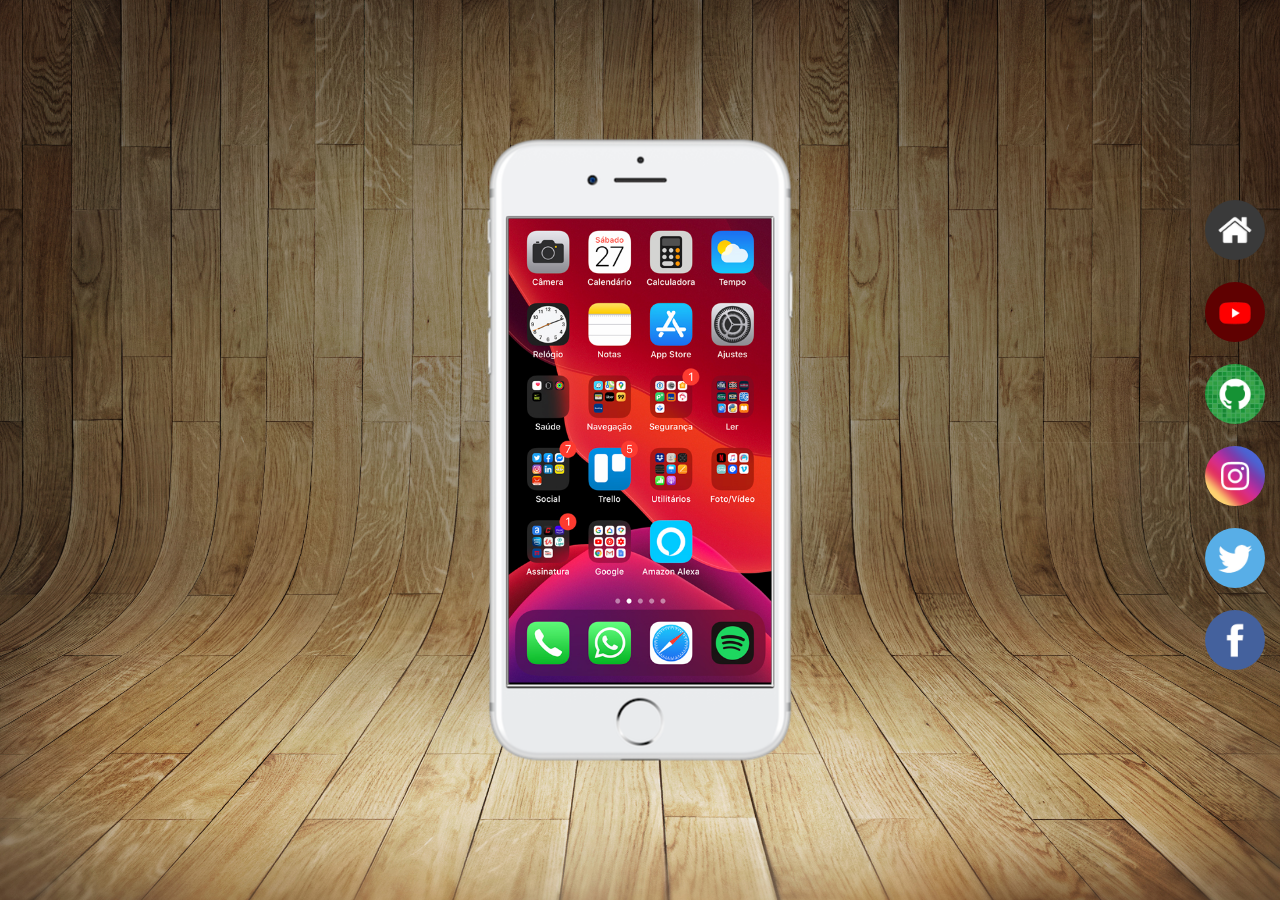
<file: index.html>
<!DOCTYPE html>
<html lang="pt-br">
<head>
    <meta charset="UTF-8">
    <link rel="shortcut icon" href="favicon.ico" type="image/x-icon">
    <meta name="viewport" content="width=device-width, initial-scale=1.0">
    <link rel="stylesheet" href="stilos.css">
    <title>Projetos Redes Sociais</title>
</head>
<body>
    <main>
        <section id="telefone">
            <iframe src="home.html"  name="tela" id="tela">
                seu navegador não suporta iframe
            </iframe>

        </section>
        <section id="rede-sociais">
            <a href="home.html" target="tela"><img src="imagens/logo-home.jpg" alt=""></a> <br>

            <a href="youtube.html" target="tela"><img src="imagens/logo-youtube.jpg" alt=""></a> <br>

            <a href="github.html" target="tela"><img src="imagens/logo-github.jpg" alt=""></a> <br>

            <a href="instagram.html" target="tela"><img src="imagens/logo-instagram.jpg" alt=""></a> <br>

            <a href="x.html" target="tela"><img src="imagens/logo-twitter.jpg" alt=""></a> <br>

            <a href="facebook.html" target="tela"><img src="imagens/logo-facebook.jpg" alt=""></a> 
           
        </section>
    </main>
</body>
</html>
</file>
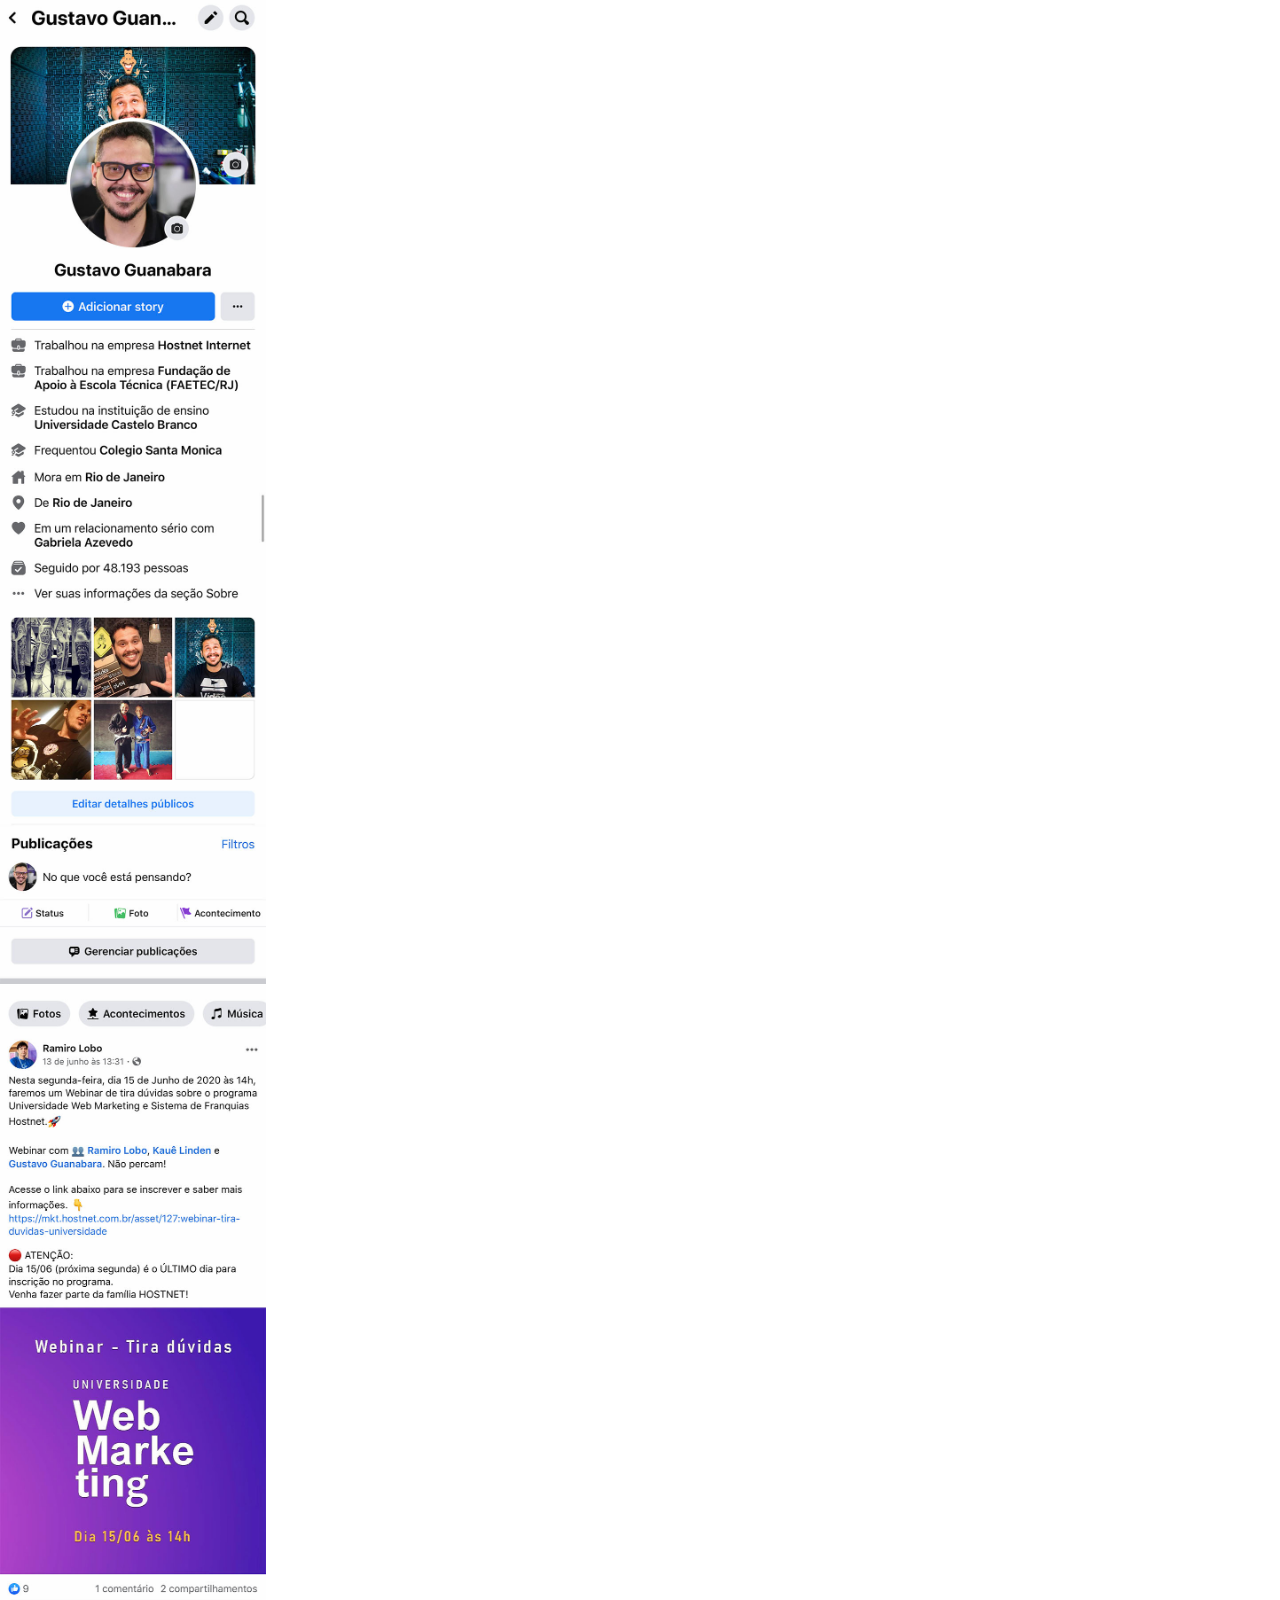
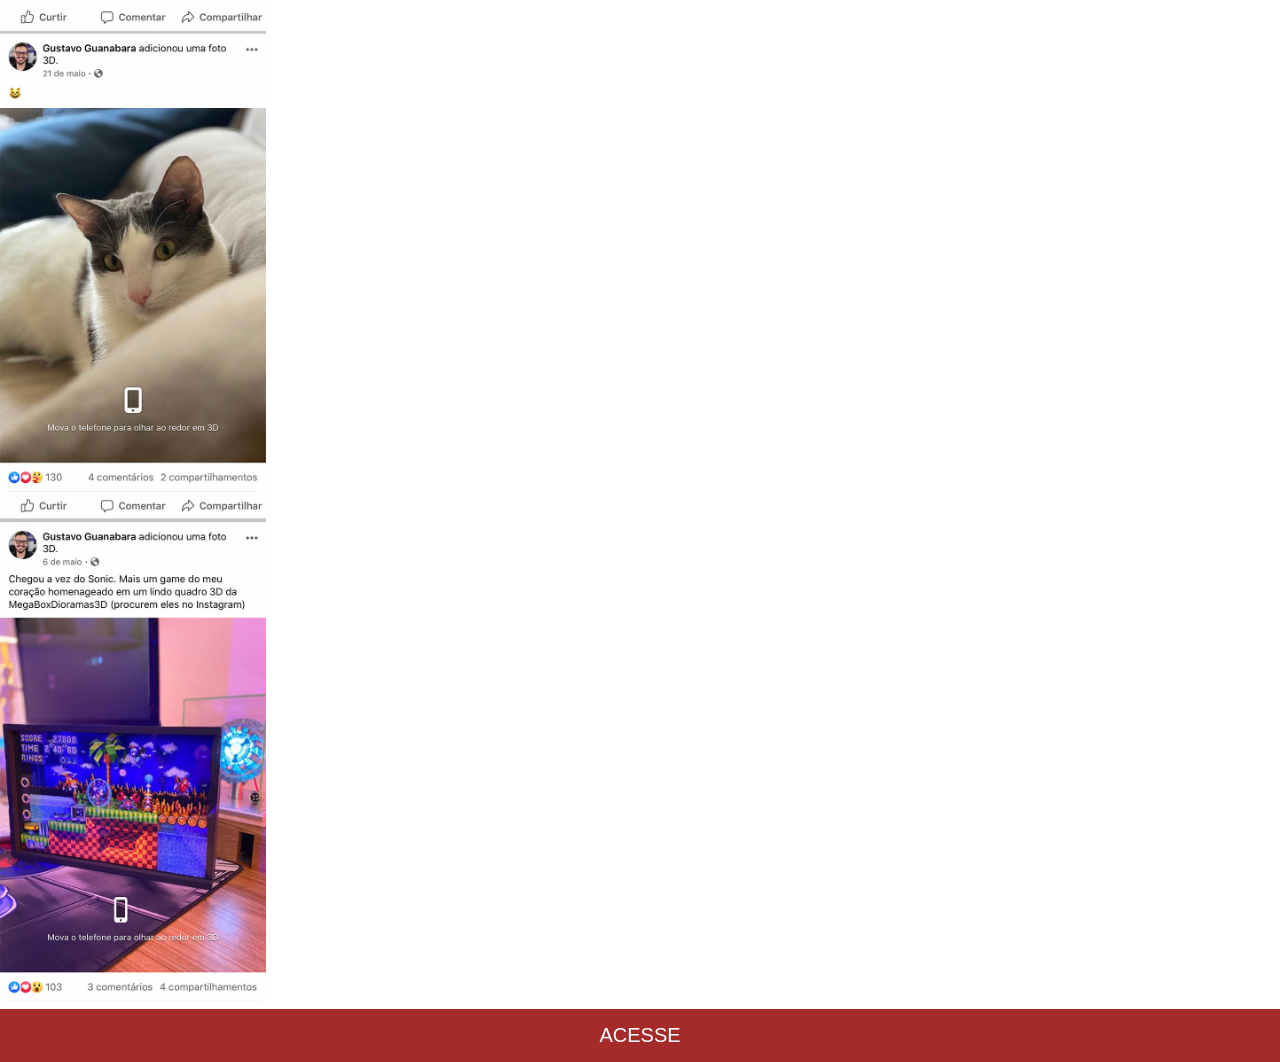
<file: facebook.html>
<!DOCTYPE html>
<html lang="pt-br">
<head>
    <meta charset="UTF-8">
    <meta name="viewport" content="width=device-width, initial-scale=1.0">
    <title>Facebook</title>
    <link rel="stylesheet" href="stylo.css">
</head>
<body>
    <img src="imagens/tela-facebook.jpg" alt="">
    <a href="https://www.facebook.com/?locale=pt_BR" target="_blank">ACESSE</a>
</body>
</html>
</file>
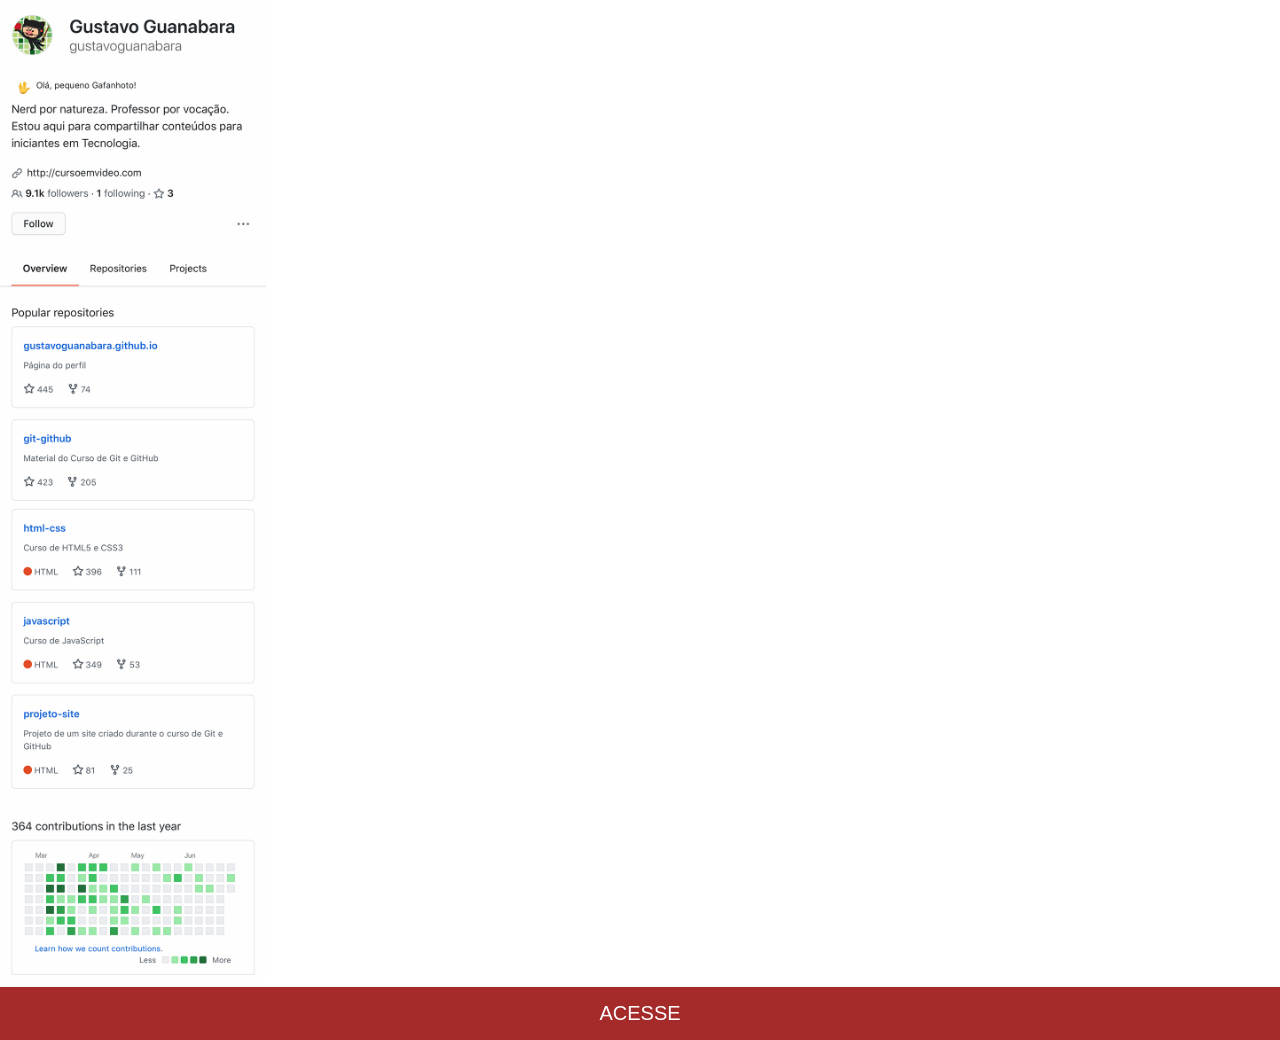
<file: github.html>
<!DOCTYPE html>
<html lang="pt-br">
<head>
    <meta charset="UTF-8">
    <meta name="viewport" content="width=device-width, initial-scale=1.0">
    <link rel="stylesheet" href="stylo.css">
    <title>github</title>
</head>
<body>
    <img src="imagens/tela-github.jpg" alt="">
    <a href="https://github.com/RodFolio">ACESSE</a>
</body>
</html>
</file>
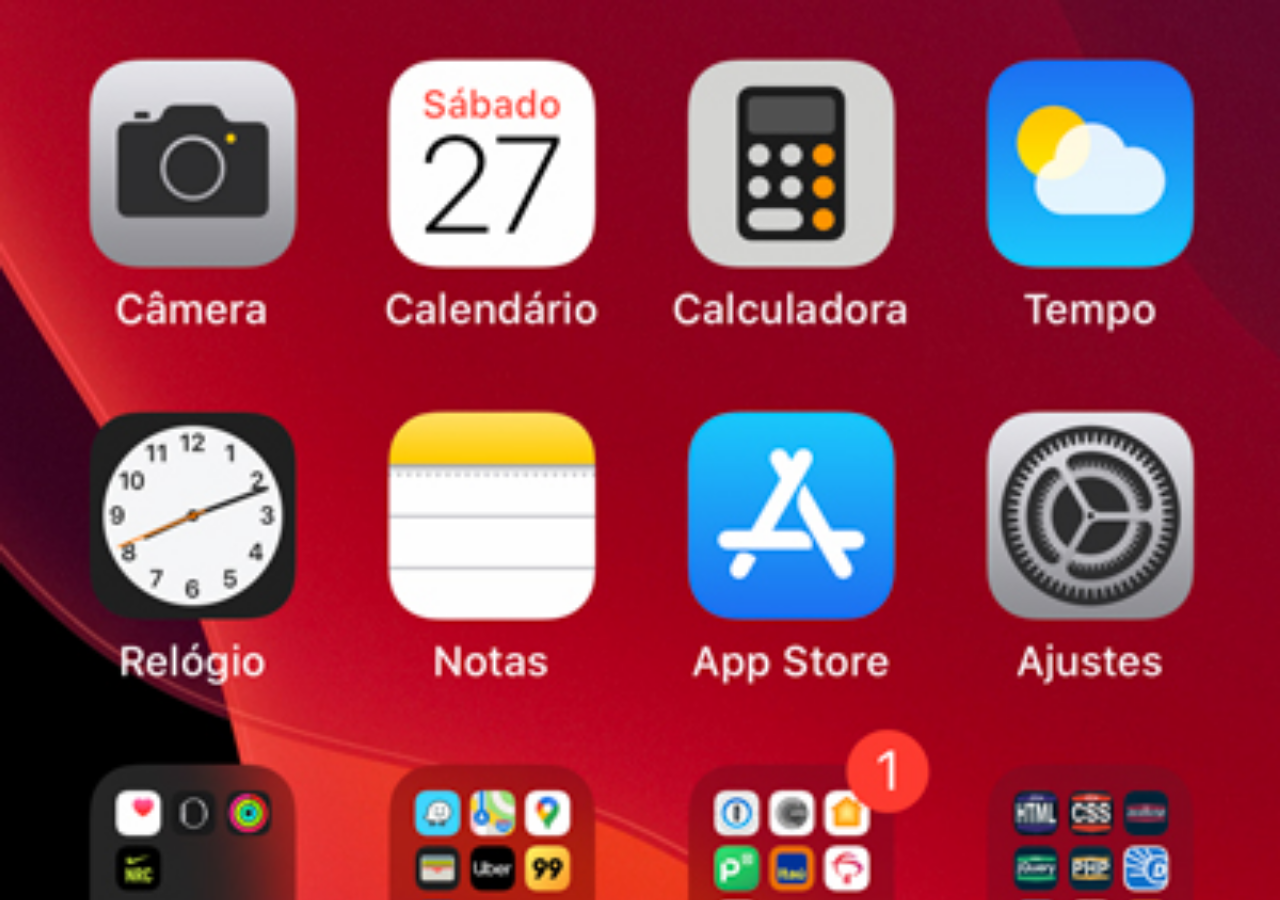
<file: home.html>
<!DOCTYPE html>
<html lang="pt-br">
<head>
    <meta charset="UTF-8">
    <meta name="viewport" content="width=device-width, initial-scale=1.0">
    <title>home</title>
</head>
<style>
    *{
        margin: 0;
        padding: 0;
        box-sizing: border-box;
    }

    body{
        width: 56vh;
        height: 95vh;
        background: url(imagens/tela-home.jpg) no-repeat;
        background-size: cover;
    }



</style>
<body>
    
</body>
</html>
</file>
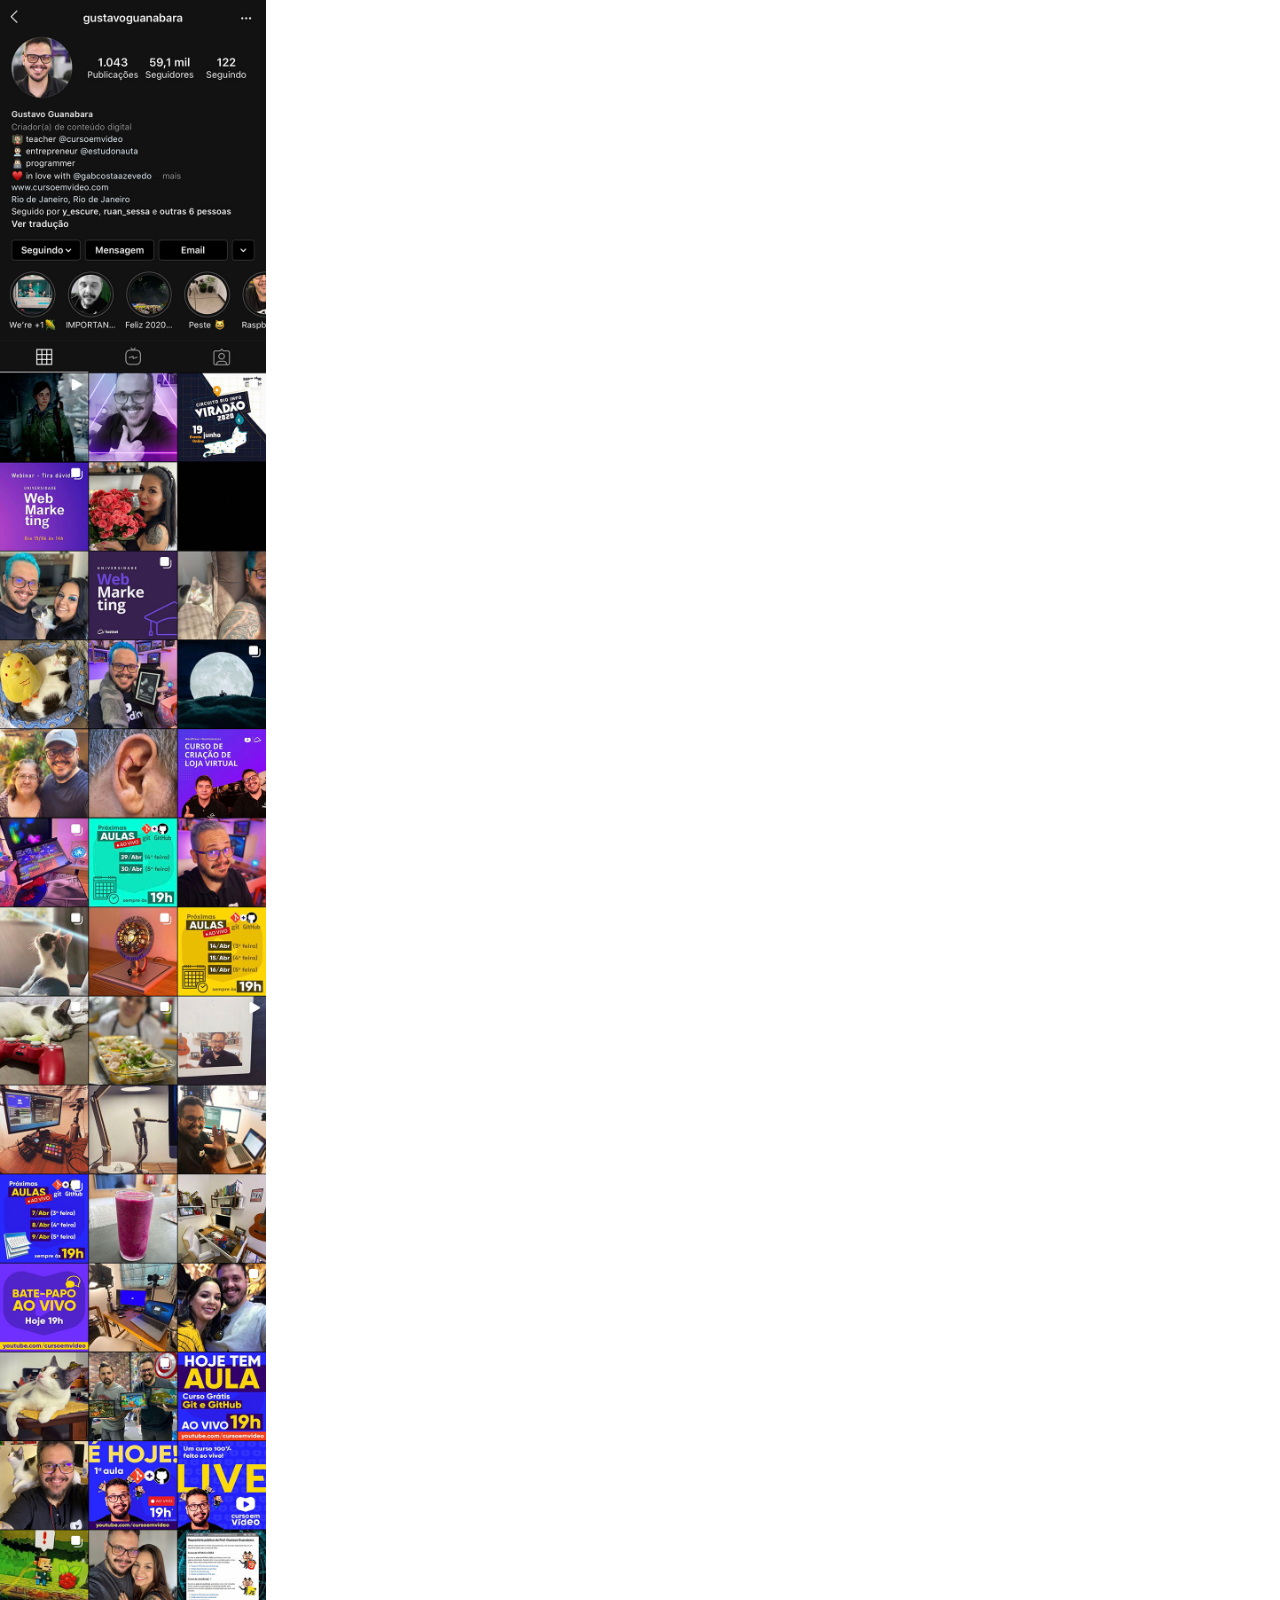
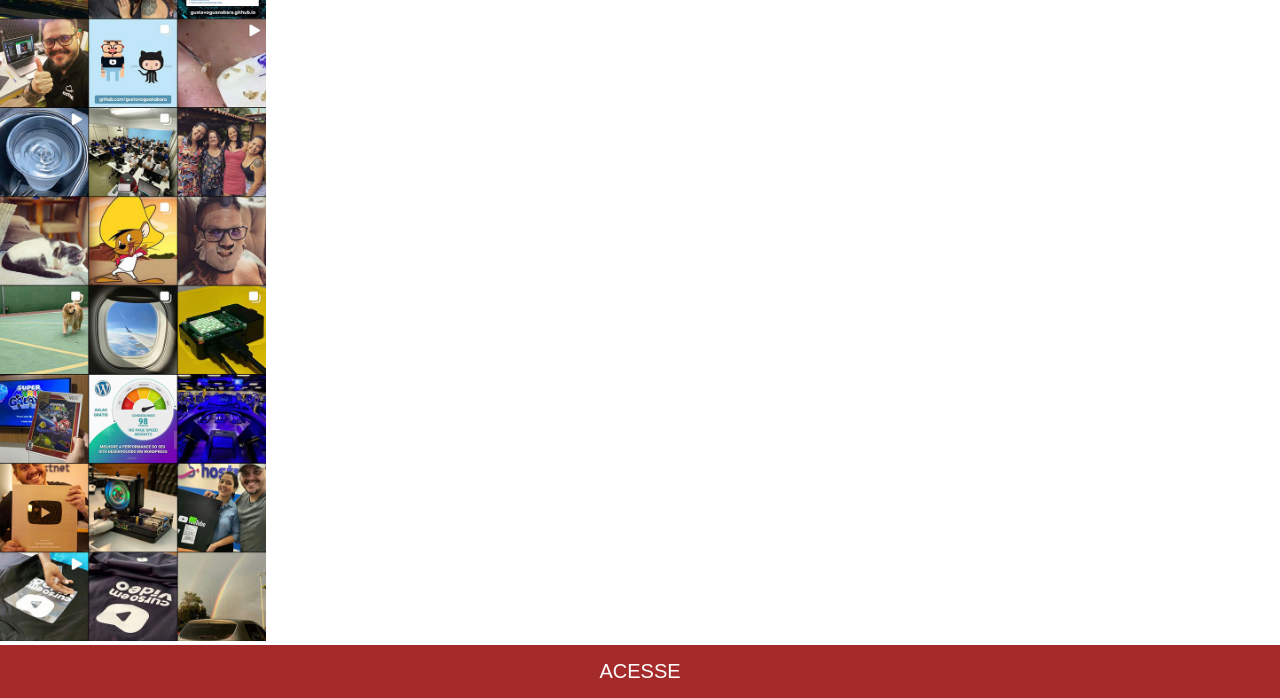
<file: instagram.html>
<!DOCTYPE html>
<html lang="pt-br">
<head>
    <meta charset="UTF-8">
    <meta name="viewport" content="width=device-width, initial-scale=1.0">
    <title>Instagram</title>
    <link rel="stylesheet" href="stylo.css">
</head>
<body>
    <img src="imagens/tela-instagram.jpg" alt="">
    <a href="https://www.instagram.com/batata.raivosa/" target="_blank">ACESSE</a>
</body>
</html>
</file>
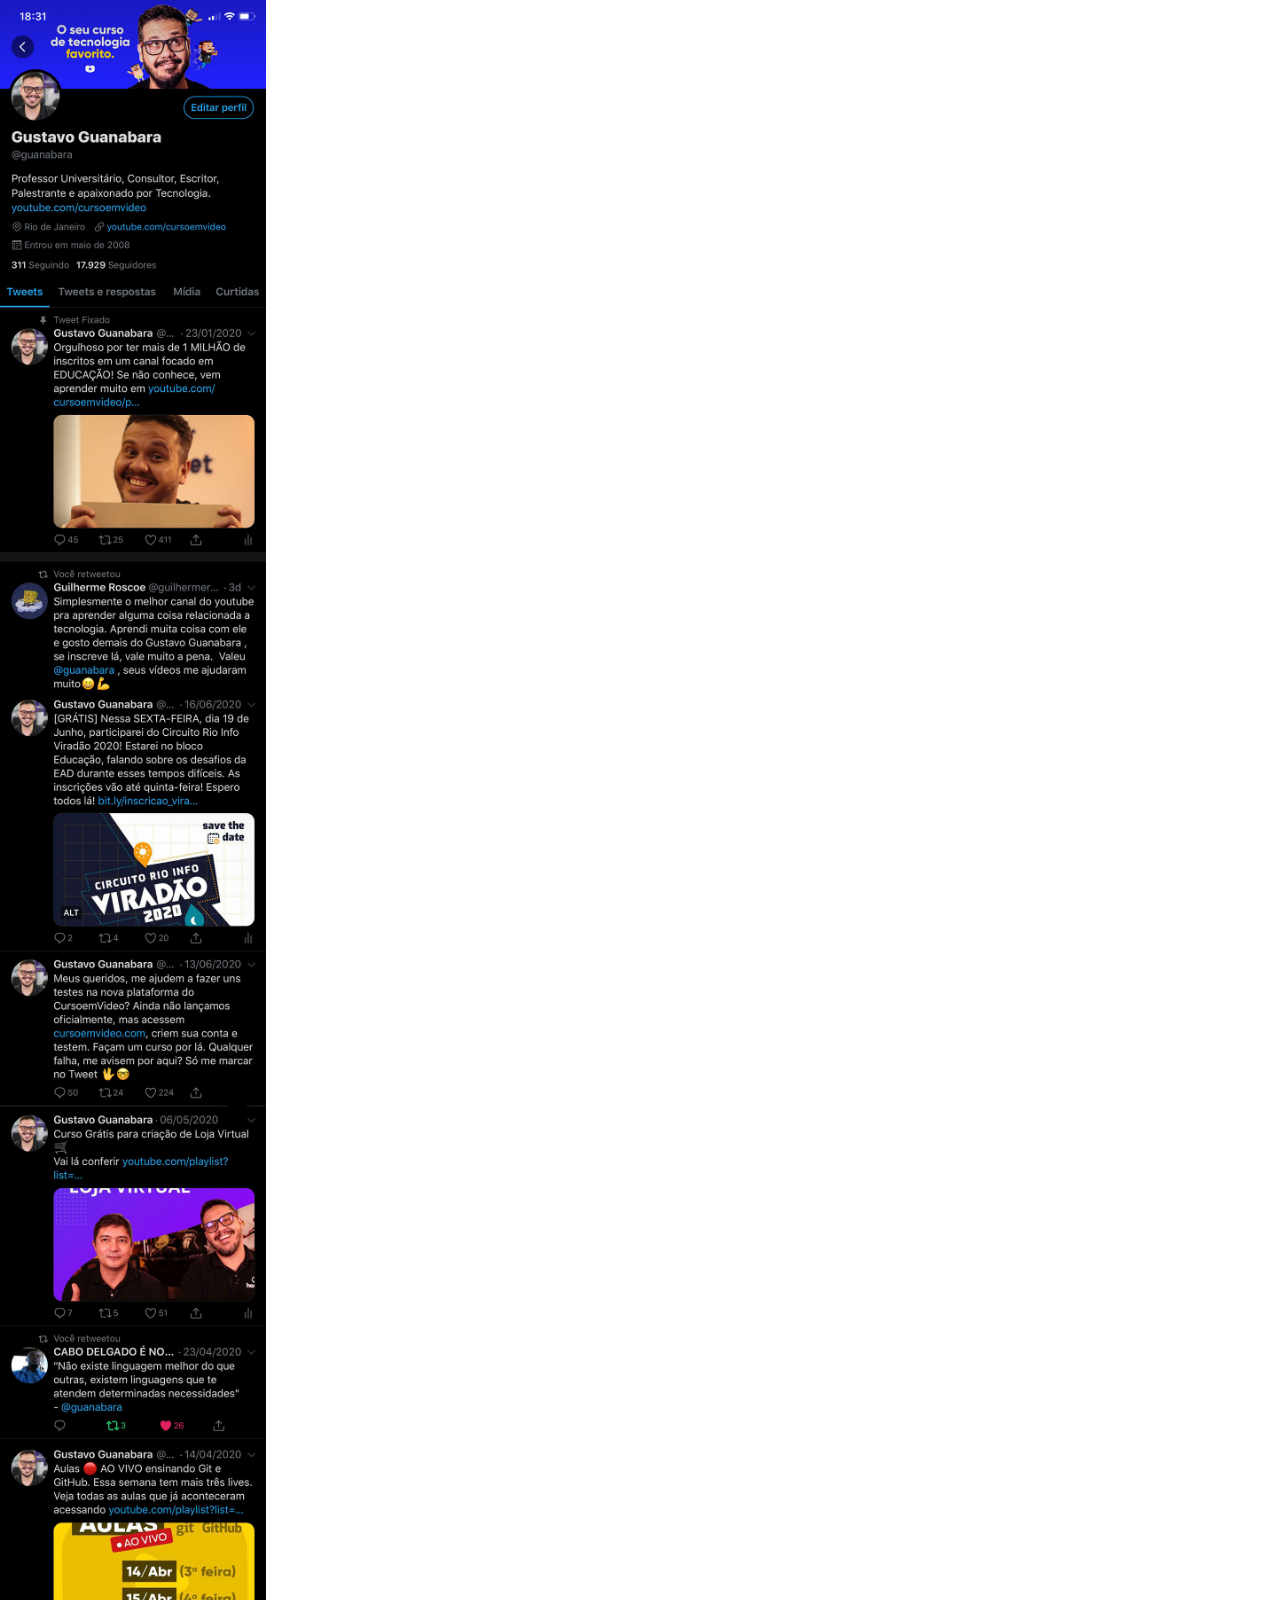
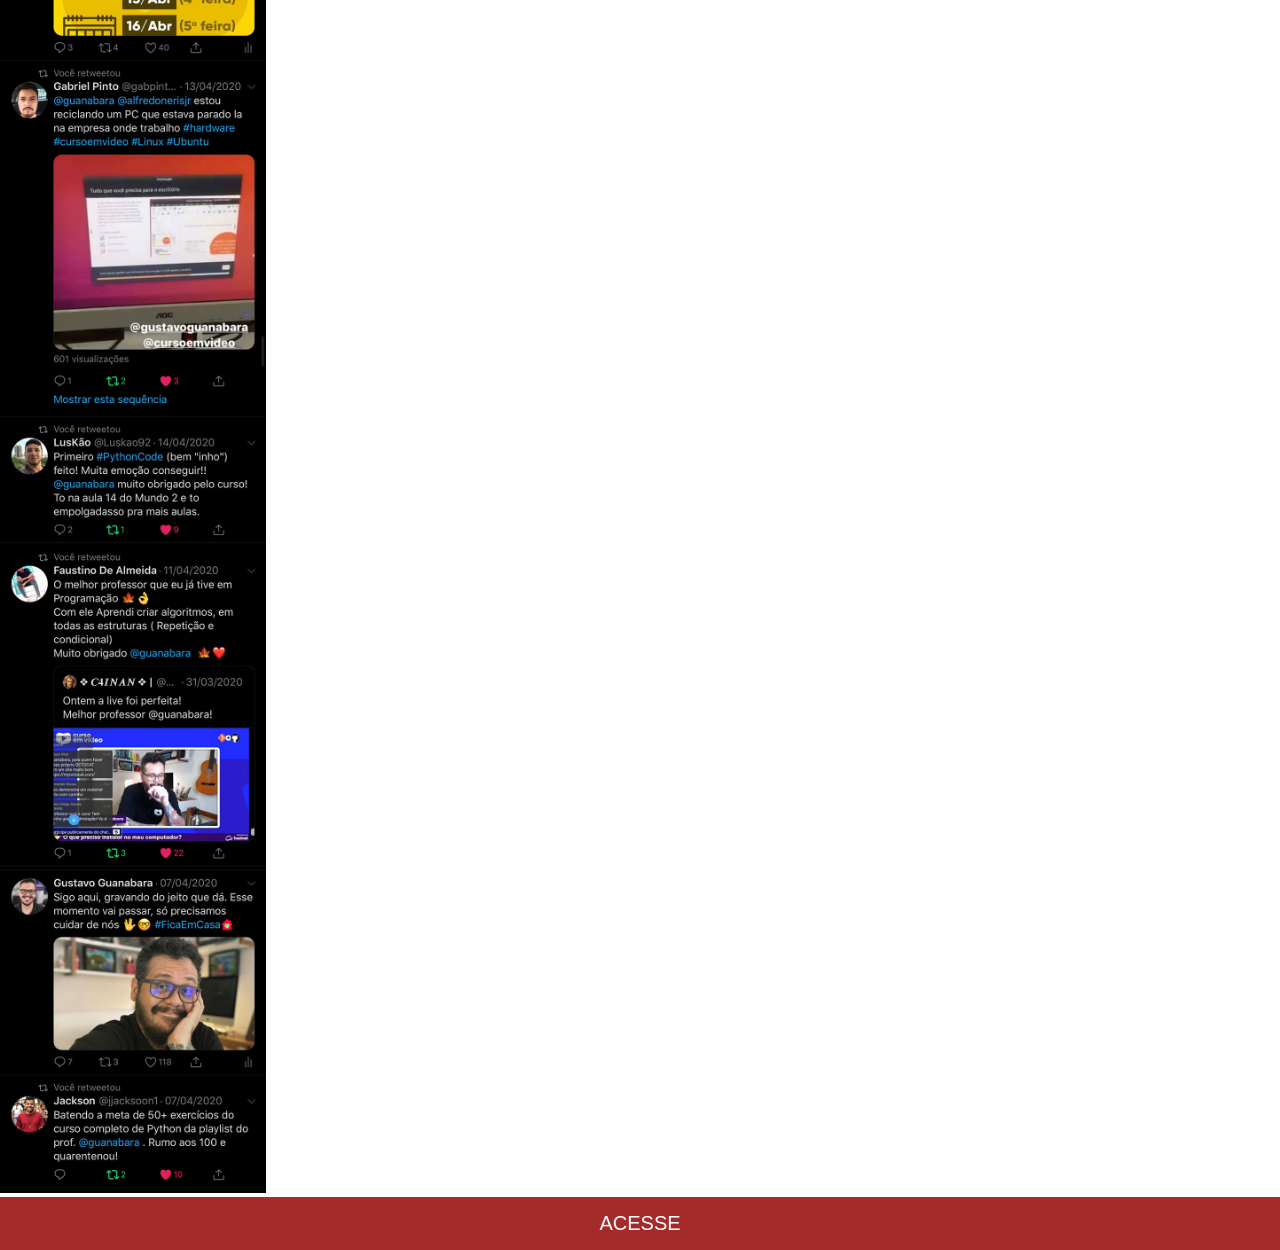
<file: x.html>
<!DOCTYPE html>
<html lang="pt-br">
<head>
    <meta charset="UTF-8">
    <meta name="viewport" content="width=device-width, initial-scale=1.0">
    <title>X</title>
    <link rel="stylesheet" href="stylo.css">
</head>
<body>
    <img src="imagens/tela-twitter.jpg" alt="">
    <a href="https://x.com/?lang=pt" target="_blank">ACESSE</a>
</body>
</html>
</file>
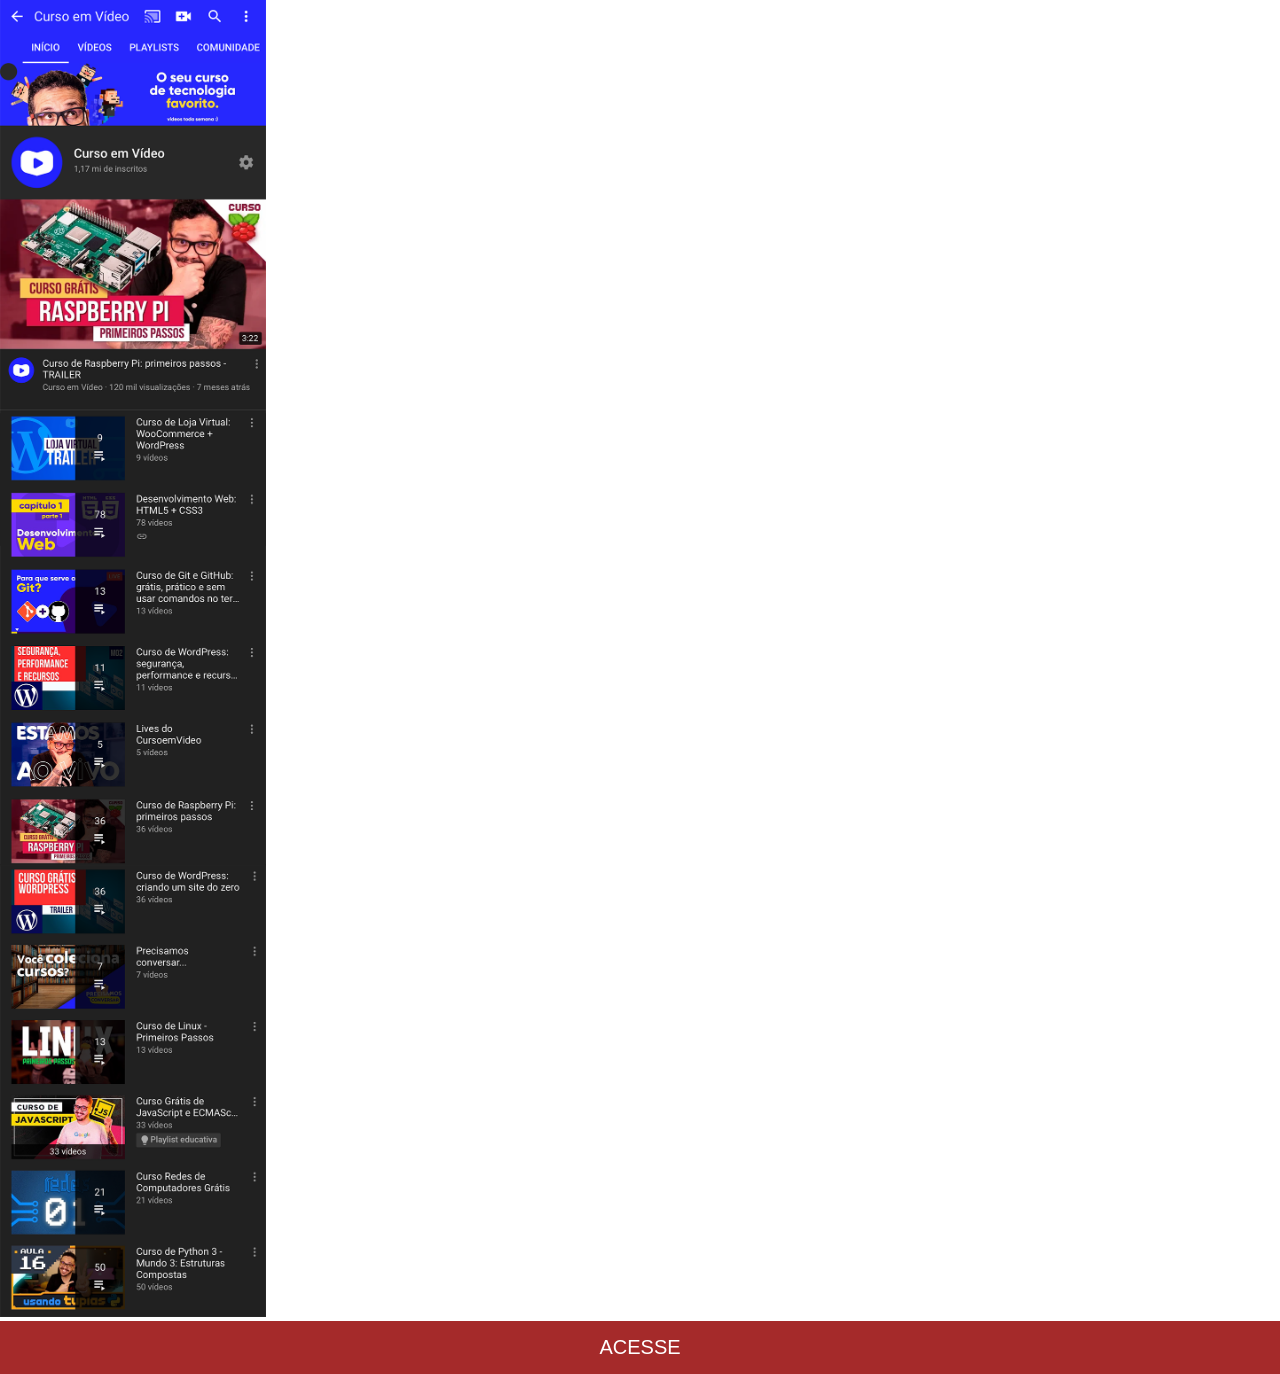
<file: youtube.html>
<!DOCTYPE html>
<html lang="pt-br">
<head>
    <meta charset="UTF-8">
    <meta name="viewport" content="width=device-width, initial-scale=1.0">
    <title>youtube</title>
</head>
<style>

    *{
        margin: 0;
        padding: 0;
        box-sizing: border-box;
    }

    /* ::-webkit-scrollbar escondendo a barra de rolagem */
::-webkit-scrollbar {
    width: 0;
    height: 0;
}
img {
    width: 266px;
}

a {
    display: block;
    background-color: brown;
    color: white;
    text-align: center;
    padding: 15px;
    text-decoration: none;
    font-family: 'Franklin Gothic Medium', 'Arial Narrow', Arial, sans-serif;
    font-size: 20px;
}

a:hover {
    background-color: #ff0000;
    color: white;
    text-decoration: none;
    font-family: 'Franklin Gothic Medium', 'Arial Narrow', Arial, sans-serif;
    font-size: 20px;
}



</style>
<body>
    <img src="imagens/tela-youtube.png" alt=""></img>
    <a href="https://www.youtube.com/@naodocover" target="_blank">ACESSE</a>
</body>
</html>
</file>
<file: stilos.css>
@charset "UTF-8";

*{
    margin: 0;
    padding: 0;
    box-sizing: border-box;
    font-family: 'Poppins', sans-serif;
}

html, body {
    height: 100vh;
    width: 100vw;
}

body{
    background: url(imagens/fundo-madeira.jpg) no-repeat top center;
    background-size: cover;
}

main {
    height: 100vh;
    position: relative;
}


#telefone {
    position: absolute;
    background-image: url(imagens/frame-iphone.png);
    height: 627px;
    width: 311px;
    top: 50%;
    left: 50%;
    transform: translate(-50%, -50%);
}

#tela{
    position: relative;
    top: 80px;
    left: 22px;
    width: 267px;
    height: 470px;
}

section#rede-sociais {
    display: flex;
    flex-direction: column;
    align-items: end;
    padding: 15px;
    padding-top: 200px;
}


#rede-sociais img {
    width: 60px;
    border-radius: 50%;
}

#rede-sociais img:hover {
    cursor: pointer;
    transform: scale(1.1);
    transition: 0.3s;
}
</file>
<file: stylo.css>
*{
    margin: 0;
    padding: 0;
    box-sizing: border-box;
}

/* ::-webkit-scrollbar escondendo a barra de rolagem */
::-webkit-scrollbar {
width: 0;
height: 0;
}
img {
width: 266px;
}

a {
display: block;
background-color: brown;
color: white;
text-align: center;
padding: 15px;
text-decoration: none;
font-family: 'Franklin Gothic Medium', 'Arial Narrow', Arial, sans-serif;
font-size: 20px;
}

a:hover {
background-color: #ff0000;
color: white;
text-decoration: none;
font-family: 'Franklin Gothic Medium', 'Arial Narrow', Arial, sans-serif;
font-size: 20px;
}
</file>
